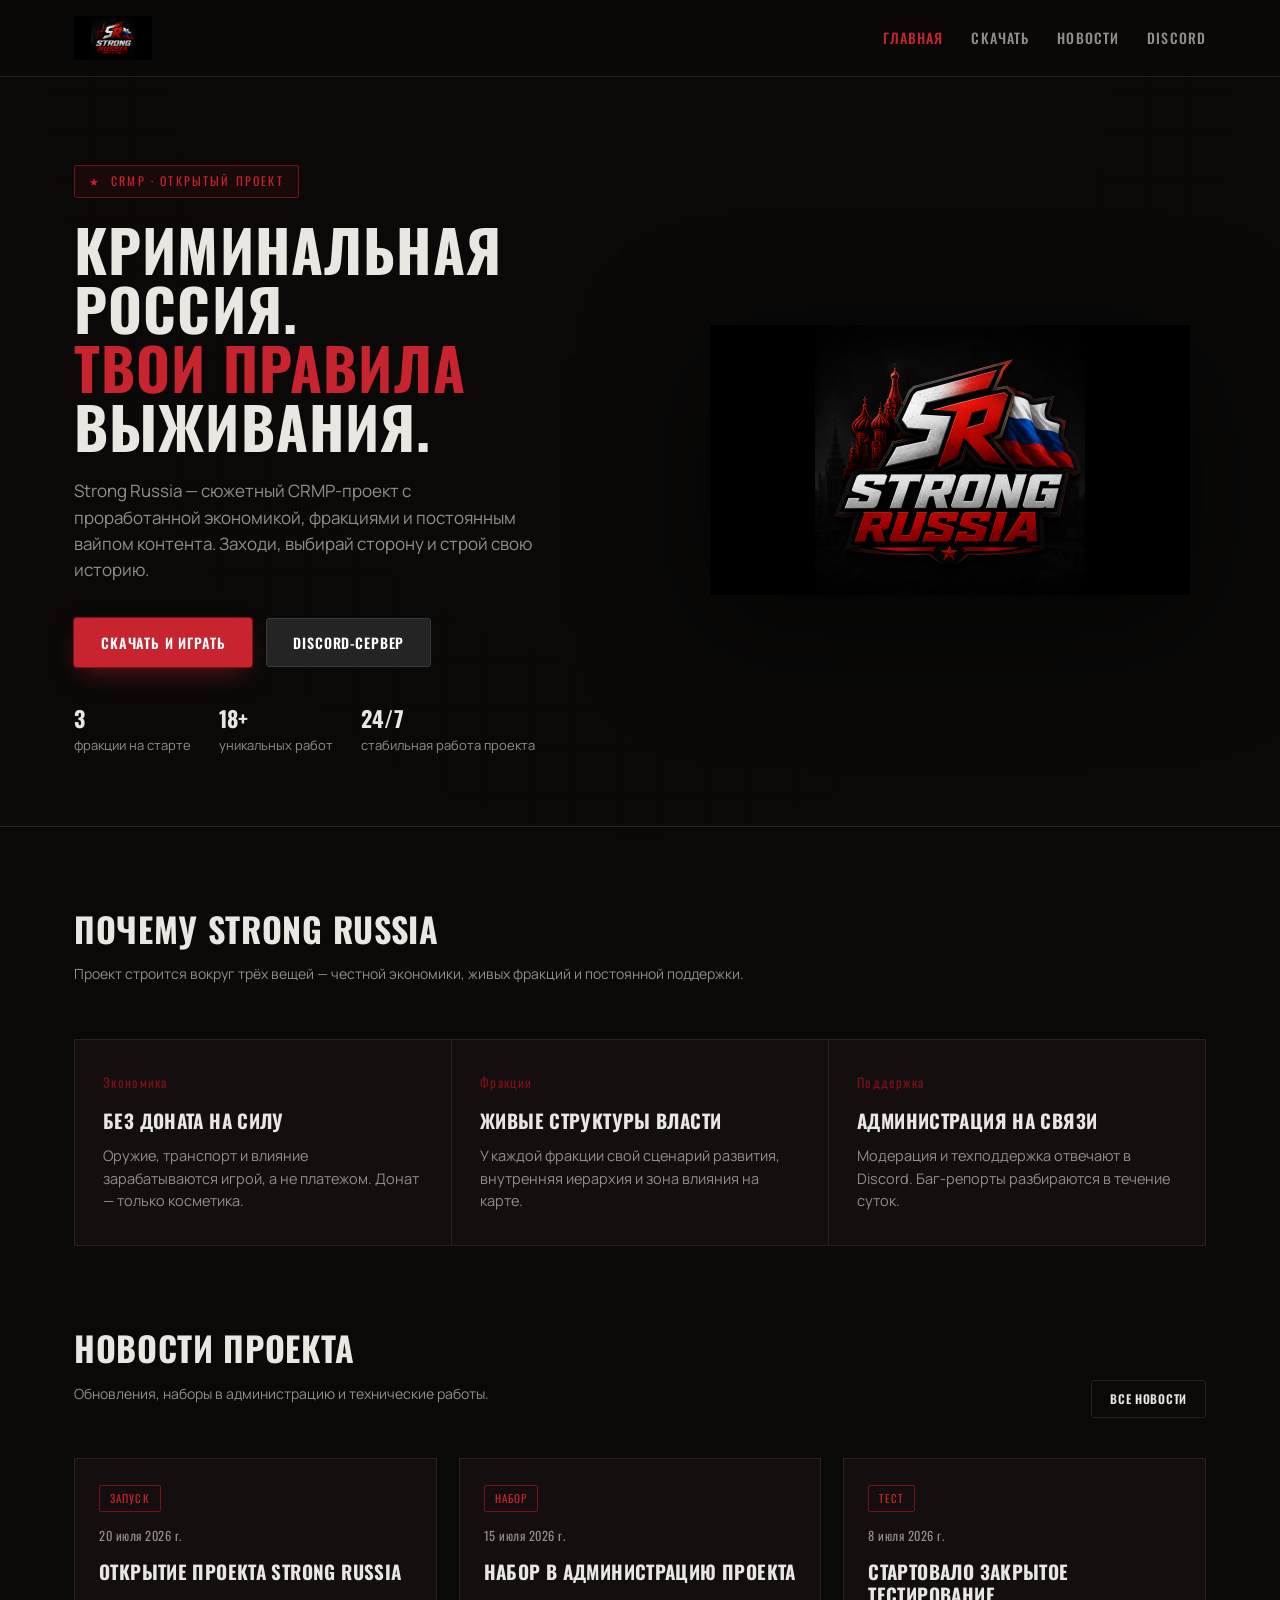
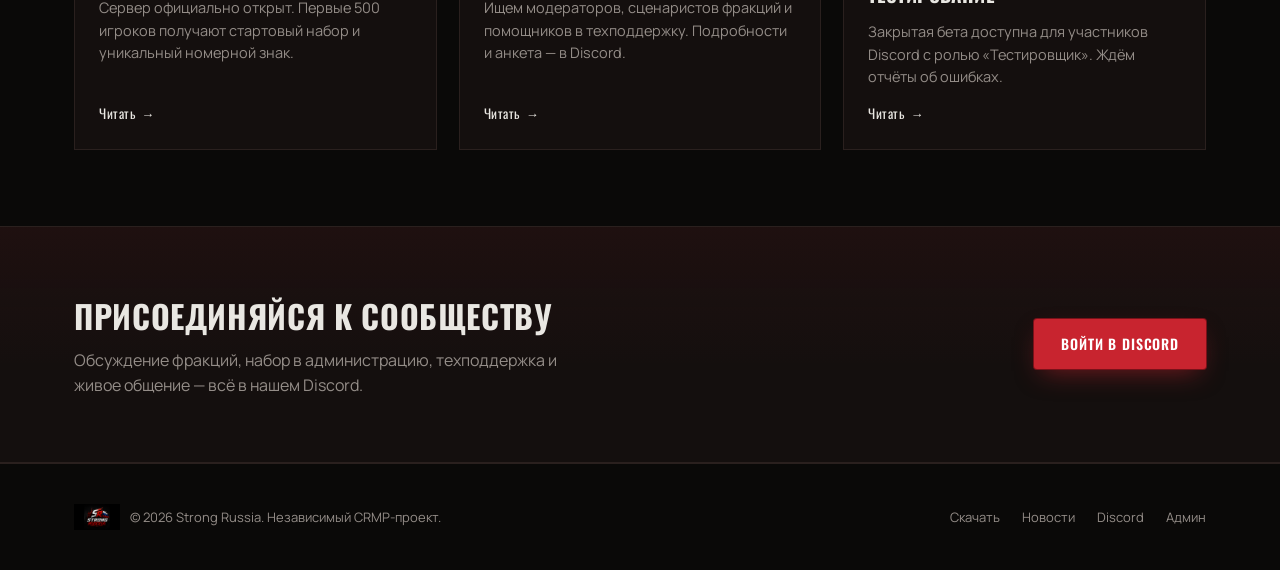
<file: index.html>
<!DOCTYPE html>
<html lang="ru">
<head>
<meta charset="UTF-8">
<meta name="viewport" content="width=device-width, initial-scale=1.0">
<title>Strong Russia — CRMP проект</title>
<meta name="description" content="Strong Russia — сюжетный CRMP-проект. Скачивай лаунчер, читай новости и присоединяйся к сообществу в Discord.">
<link rel="icon" href="assets/logo.png">
<link rel="stylesheet" href="css/style.css">
</head>
<body>

<header class="site-header">
  <div class="wrap">
    <a class="brand" href="index.html">
      <img src="assets/logo.png" alt="Strong Russia">
    </a>
    <nav class="nav">
      <a href="index.html" class="active">Главная</a>
      <a href="download.html">Скачать</a>
      <a href="news.html">Новости</a>
      <a data-discord-link target="_blank" rel="noopener">Discord</a>
    </nav>
    <button class="burger" aria-label="Меню">☰</button>
  </div>
</header>

<section class="hero">
  <div class="wrap">
    <div>
      <span class="eyebrow">CRMP · Открытый проект</span>
      <h1>Криминальная Россия.<br><em>Твои правила</em> выживания.</h1>
      <p class="lead" data-description>Strong Russia — сюжетный CRMP-проект с проработанной экономикой, фракциями и постоянным вайпом контента.</p>
      <div class="cta-row">
        <a class="btn btn-primary" data-download-link href="download.html">Скачать и играть</a>
        <a class="btn btn-discord" data-discord-link target="_blank" rel="noopener">Discord-сервер</a>
      </div>
      <div class="meta-row">
        <div><b>3</b>фракции на старте</div>
        <div><b>18+</b>уникальных работ</div>
        <div><b>24/7</b>стабильная работа проекта</div>
      </div>
    </div>
    <div class="hero-art">
      <img src="assets/logo.png" alt="Strong Russia — эмблема проекта">
    </div>
  </div>
</section>

<section class="section">
  <div class="wrap">
    <div class="section-head">
      <div>
        <h2>Почему Strong Russia</h2>
        <p class="sub">Проект строится вокруг трёх вещей — честной экономики, живых фракций и постоянной поддержки.</p>
      </div>
    </div>
    <div class="features">
      <div class="feature">
        <span class="num">Экономика</span>
        <h3>Без доната на силу</h3>
        <p>Оружие, транспорт и влияние зарабатываются игрой, а не платежом. Донат — только косметика.</p>
      </div>
      <div class="feature">
        <span class="num">Фракции</span>
        <h3>Живые структуры власти</h3>
        <p>У каждой фракции свой сценарий развития, внутренняя иерархия и зона влияния на карте.</p>
      </div>
      <div class="feature">
        <span class="num">Поддержка</span>
        <h3>Администрация на связи</h3>
        <p>Модерация и техподдержка отвечают в Discord. Баг-репорты разбираются в течение суток.</p>
      </div>
    </div>
  </div>
</section>

<section class="section" style="padding-top:0;">
  <div class="wrap">
    <div class="section-head">
      <div>
        <h2>Новости проекта</h2>
        <p class="sub">Обновления, наборы в администрацию и технические работы.</p>
      </div>
      <a class="btn btn-ghost btn-sm" href="news.html">Все новости</a>
    </div>
    <div class="news-grid" id="news-preview">
      <div class="empty-state">Загрузка новостей…</div>
    </div>
  </div>
</section>

<section class="band">
  <div class="wrap">
    <div>
      <h2>Присоединяйся к сообществу</h2>
      <p>Обсуждение фракций, набор в администрацию, техподдержка и живое общение — всё в нашем Discord.</p>
    </div>
    <a class="btn btn-primary" data-discord-link target="_blank" rel="noopener">Войти в Discord</a>
  </div>
</section>

<footer>
  <div class="wrap">
    <div class="fbrand">
      <img src="assets/logo.png" alt="" style="height:26px;">
      <span>© 2026 Strong Russia. Независимый CRMP-проект.</span>
    </div>
    <div class="flinks">
      <a href="download.html">Скачать</a>
      <a href="news.html">Новости</a>
      <a data-discord-link target="_blank" rel="noopener">Discord</a>
      <a href="admin.html">Админ</a>
    </div>
  </div>
</footer>

<script src="js/main.js"></script>
<script>
(async function(){
  const content = await SR.loadContent();
  SR.applyLinks(content);
  const items = SR.newsSorted(content).slice(0,3);
  SR.renderNewsCards(document.getElementById('news-preview'), items);
})();
</script>
</body>
</html>
</file>
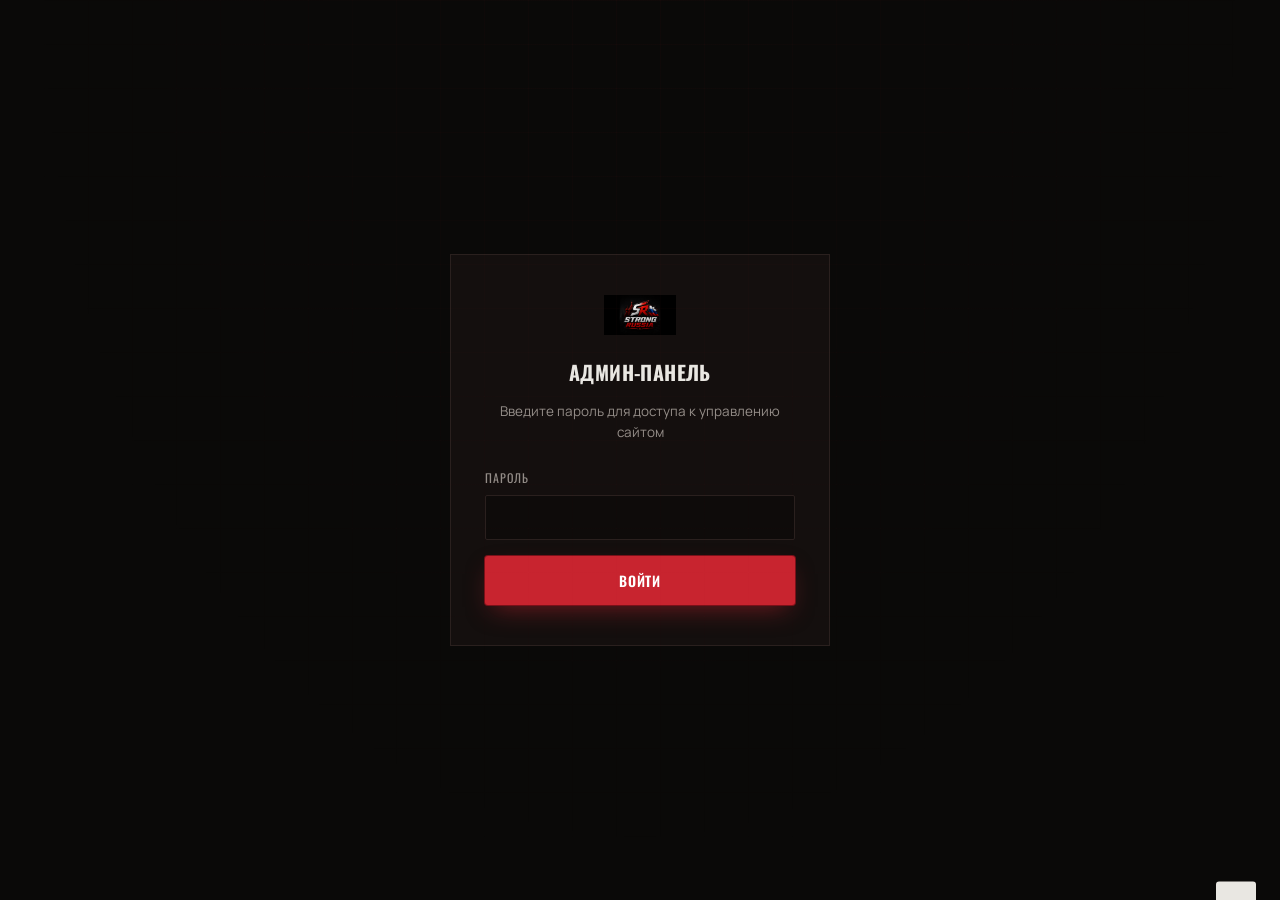
<file: admin.html>
<!DOCTYPE html>
<html lang="ru">
<head>
<meta charset="UTF-8">
<meta name="viewport" content="width=device-width, initial-scale=1.0">
<title>Админ-панель — Strong Russia</title>
<meta name="robots" content="noindex, nofollow">
<link rel="icon" href="assets/logo.png">
<link rel="stylesheet" href="css/style.css">
</head>
<body class="admin-shell">

<div id="login-screen" class="login-screen">
  <div class="login-box">
    <div class="brand"><img src="assets/logo.png" alt="Strong Russia" style="height:40px;"></div>
    <h1>Админ-панель</h1>
    <p class="sub">Введите пароль для доступа к управлению сайтом</p>
    <div class="field">
      <label for="pwd">Пароль</label>
      <input type="password" id="pwd" autocomplete="current-password">
    </div>
    <div class="error-msg" id="err">Неверный пароль. Попробуйте ещё раз.</div>
    <button class="btn btn-primary" style="width:100%;" id="login-btn">Войти</button>
  </div>
</div>

<div id="dashboard" style="display:none;">
  <div class="admin-topbar">
    <div class="wrap">
      <a class="brand" href="index.html"><img src="assets/logo.png" alt="Strong Russia" style="height:36px;"></a>
      <div style="display:flex;gap:10px;align-items:center;">
        <span class="hint">Правки сохраняются в этом браузере</span>
        <button class="btn btn-ghost btn-sm" id="logout-btn">Выйти</button>
      </div>
    </div>
  </div>

  <div class="admin-body">
    <div class="wrap admin-grid">

      <div>
        <div class="panel">
          <h2>Новости</h2>
          <div id="news-form">
            <input type="hidden" id="n-id">
            <div class="field">
              <label for="n-title">Заголовок</label>
              <input id="n-title" placeholder="Например: Открытие сезона 2">
            </div>
            <div style="display:grid;grid-template-columns:1fr 1fr;gap:16px;">
              <div class="field">
                <label for="n-date">Дата</label>
                <input type="date" id="n-date">
              </div>
              <div class="field">
                <label for="n-tag">Метка</label>
                <input id="n-tag" placeholder="Обновление / Набор / Тест">
              </div>
            </div>
            <div class="field">
              <label for="n-excerpt">Короткое описание (для карточек)</label>
              <textarea id="n-excerpt" style="min-height:70px;"></textarea>
            </div>
            <div class="field">
              <label for="n-body">Полный текст (для страницы новости)</label>
              <textarea id="n-body"></textarea>
            </div>
            <div style="display:flex;gap:10px;">
              <button class="btn btn-primary" id="save-news">Опубликовать</button>
              <button class="btn btn-ghost" id="clear-form">Очистить форму</button>
            </div>
          </div>
        </div>

        <div class="panel">
          <h2>Опубликованные новости</h2>
          <div id="news-admin-list"></div>
        </div>
      </div>

      <div>
        <div class="panel">
          <h2>Ссылки и настройки сайта</h2>
          <div class="field">
            <label for="s-download-url">Ссылка на скачивание лаунчера</label>
            <input id="s-download-url" placeholder="https://...">
          </div>
          <div class="field">
            <label for="s-download-label">Текст кнопки скачивания</label>
            <input id="s-download-label" placeholder="Скачать лаунчер">
          </div>
          <div class="field">
            <label for="s-download-size">Размер файла</label>
            <input id="s-download-size" placeholder="≈ 850 МБ">
          </div>
          <div class="field">
            <label for="s-discord-url">Ссылка на Discord</label>
            <input id="s-discord-url" placeholder="https://discord.gg/...">
          </div>
          <div class="field">
            <label for="s-tagline">Заголовок на главной</label>
            <textarea id="s-tagline" style="min-height:60px;"></textarea>
          </div>
          <div class="field">
            <label for="s-description">Описание проекта на главной</label>
            <textarea id="s-description" style="min-height:80px;"></textarea>
          </div>
          <button class="btn btn-primary" id="save-settings">Сохранить настройки</button>
        </div>

        <div class="panel">
          <h2>Публикация изменений</h2>
          <p class="hint">
            Сайт статический, поэтому изменения сначала сохраняются только в этом браузере (для предпросмотра).
            Чтобы их увидели все посетители — нажмите «Скачать файл данных» и замените им
            файл <code>data/content.json</code> на хостинге.
          </p>
          <div style="display:flex;gap:10px;flex-wrap:wrap;margin-top:16px;">
            <button class="btn btn-primary btn-sm" id="export-btn">Скачать файл данных</button>
            <button class="btn btn-ghost btn-sm" id="import-btn">Загрузить файл данных</button>
            <button class="btn btn-ghost btn-sm" id="reset-btn">Сбросить черновик</button>
          </div>
          <input type="file" id="import-file" accept="application/json" style="display:none;">
        </div>
      </div>

    </div>
  </div>
</div>

<div class="toast" id="toast"></div>

<script src="js/main.js"></script>
<script src="js/admin-config.js"></script>
<script src="js/admin.js"></script>
</body>
</html>
</file>
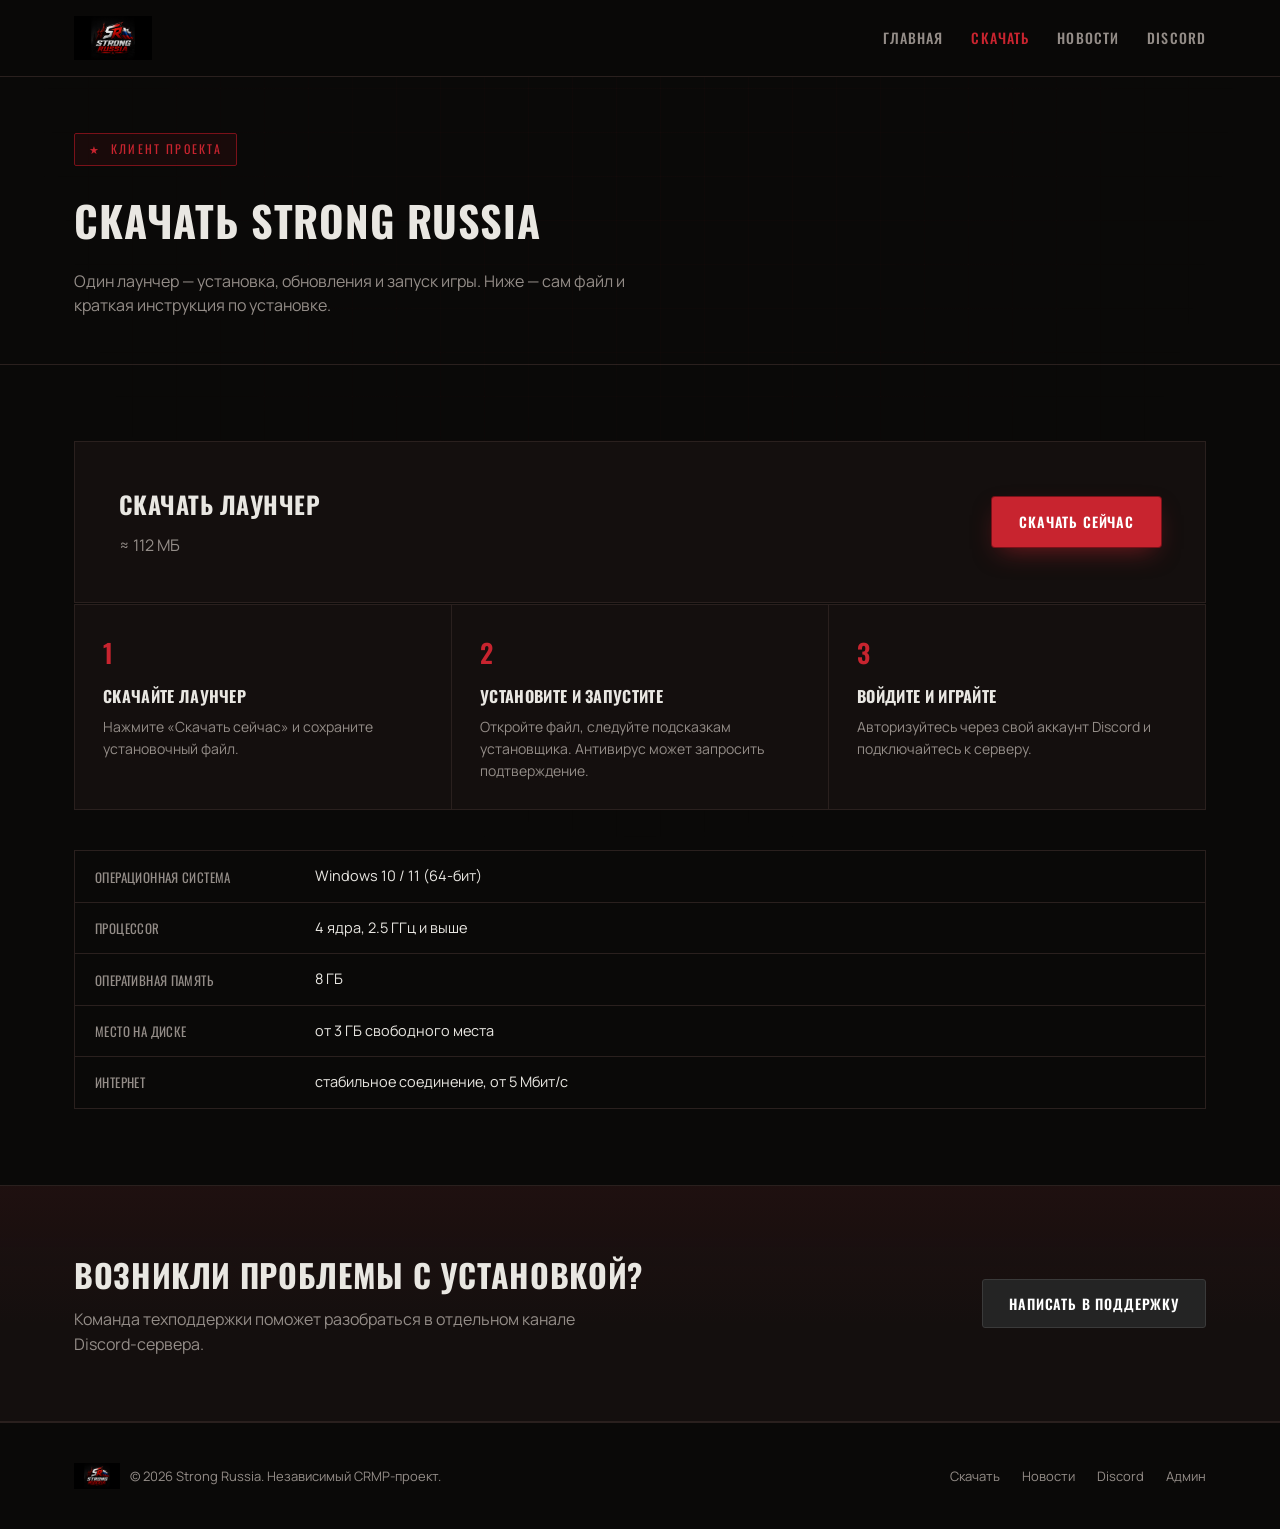
<file: download.html>
<!DOCTYPE html>
<html lang="ru">
<head>
<meta charset="UTF-8">
<meta name="viewport" content="width=device-width, initial-scale=1.0">
<title>Скачать — Strong Russia</title>
<link rel="icon" href="assets/logo.png">
<link rel="stylesheet" href="css/style.css">
</head>
<body>

<header class="site-header">
  <div class="wrap">
    <a class="brand" href="index.html"><img src="assets/logo.png" alt="Strong Russia"></a>
    <nav class="nav">
      <a href="index.html">Главная</a>
      <a href="download.html" class="active">Скачать</a>
      <a href="news.html">Новости</a>
      <a data-discord-link target="_blank" rel="noopener">Discord</a>
    </nav>
    <button class="burger" aria-label="Меню">☰</button>
  </div>
</header>

<div class="page-head">
  <div class="wrap">
    <span class="eyebrow">Клиент проекта</span>
    <h1>Скачать Strong Russia</h1>
    <p>Один лаунчер — установка, обновления и запуск игры. Ниже — сам файл и краткая инструкция по установке.</p>
  </div>
</div>

<section class="section">
  <div class="wrap">
    <div class="download-card">
      <div>
        <h2 data-download-label>Скачать лаунчер</h2>
        <p data-download-size>≈ 850 МБ</p>
      </div>
      <a class="btn btn-primary" data-download-link href="#">Скачать сейчас</a>
    </div>

    <div class="steps">
      <div class="step">
        <span class="num">1</span>
        <h4>Скачайте лаунчер</h4>
        <p>Нажмите «Скачать сейчас» и сохраните установочный файл.</p>
      </div>
      <div class="step">
        <span class="num">2</span>
        <h4>Установите и запустите</h4>
        <p>Откройте файл, следуйте подсказкам установщика. Антивирус может запросить подтверждение.</p>
      </div>
      <div class="step">
        <span class="num">3</span>
        <h4>Войдите и играйте</h4>
        <p>Авторизуйтесь через свой аккаунт Discord и подключайтесь к серверу.</p>
      </div>
    </div>

    <div class="sysreq">
      <table>
        <tr><td>Операционная система</td><td>Windows 10 / 11 (64-бит)</td></tr>
        <tr><td>Процессor</td><td>4 ядра, 2.5 ГГц и выше</td></tr>
        <tr><td>Оперативная память</td><td>8 ГБ</td></tr>
        <tr><td>Место на диске</td><td>от 3 ГБ свободного места</td></tr>
        <tr><td>Интернет</td><td>стабильное соединение, от 5 Мбит/с</td></tr>
      </table>
    </div>
  </div>
</section>

<section class="band">
  <div class="wrap">
    <div>
      <h2>Возникли проблемы с установкой?</h2>
      <p>Команда техподдержки поможет разобраться в отдельном канале Discord-сервера.</p>
    </div>
    <a class="btn btn-discord" data-discord-link target="_blank" rel="noopener">Написать в поддержку</a>
  </div>
</section>

<footer>
  <div class="wrap">
    <div class="fbrand">
      <img src="assets/logo.png" alt="" style="height:26px;">
      <span>© 2026 Strong Russia. Независимый CRMP-проект.</span>
    </div>
    <div class="flinks">
      <a href="download.html">Скачать</a>
      <a href="news.html">Новости</a>
      <a data-discord-link target="_blank" rel="noopener">Discord</a>
      <a href="admin.html">Админ</a>
    </div>
  </div>
</footer>

<script src="js/main.js"></script>
<script>
(async function(){
  const content = await SR.loadContent();
  SR.applyLinks(content);
})();
</script>
</body>
</html>
</file>
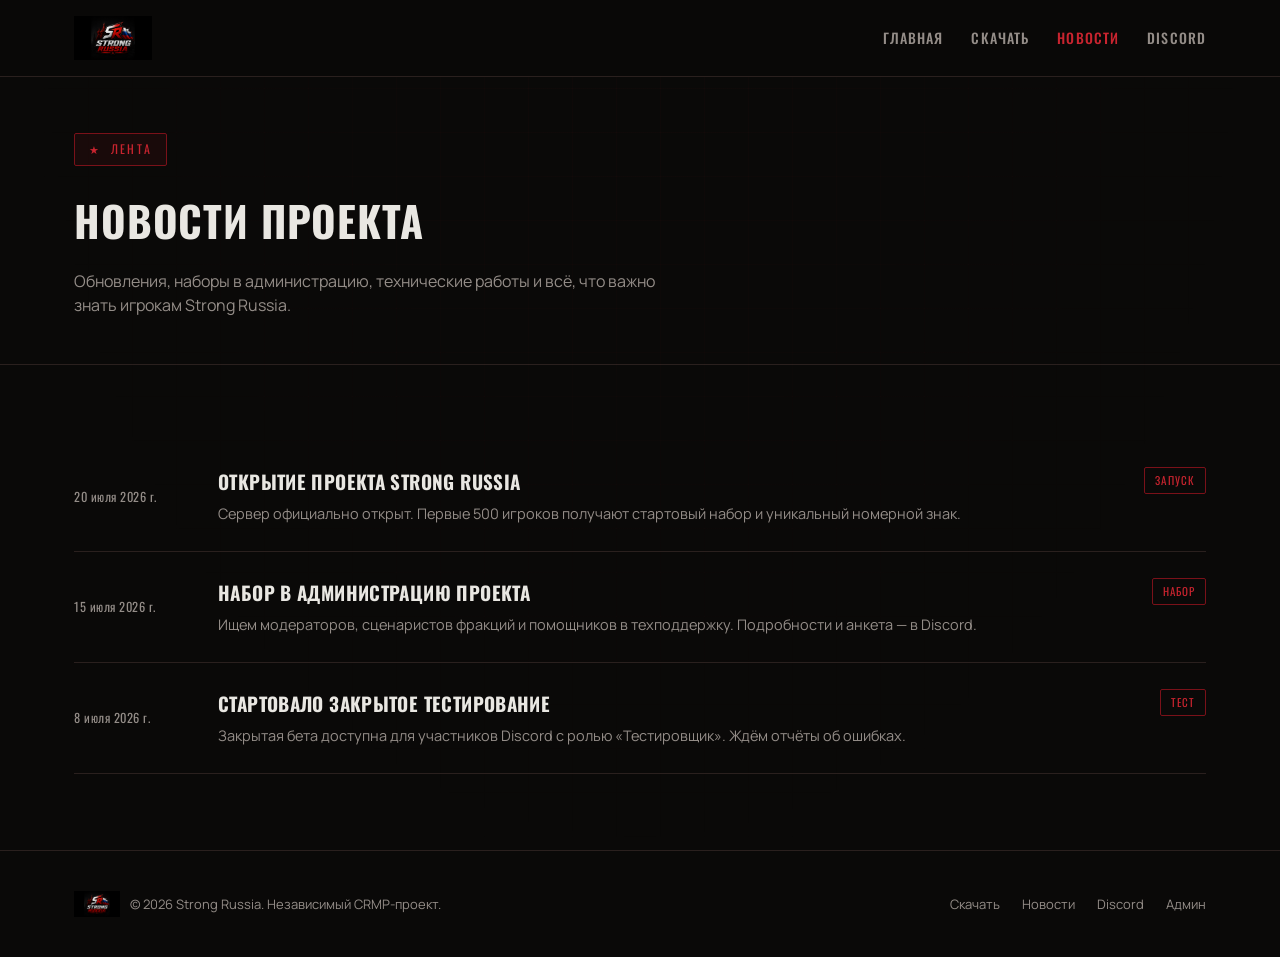
<file: news.html>
<!DOCTYPE html>
<html lang="ru">
<head>
<meta charset="UTF-8">
<meta name="viewport" content="width=device-width, initial-scale=1.0">
<title id="page-title">Новости — Strong Russia</title>
<link rel="icon" href="assets/logo.png">
<link rel="stylesheet" href="css/style.css">
</head>
<body>

<header class="site-header">
  <div class="wrap">
    <a class="brand" href="index.html"><img src="assets/logo.png" alt="Strong Russia"></a>
    <nav class="nav">
      <a href="index.html">Главная</a>
      <a href="download.html">Скачать</a>
      <a href="news.html" class="active">Новости</a>
      <a data-discord-link target="_blank" rel="noopener">Discord</a>
    </nav>
    <button class="burger" aria-label="Меню">☰</button>
  </div>
</header>

<div id="list-view">
  <div class="page-head">
    <div class="wrap">
      <span class="eyebrow">Лента</span>
      <h1>Новости проекта</h1>
      <p>Обновления, наборы в администрацию, технические работы и всё, что важно знать игрокам Strong Russia.</p>
    </div>
  </div>
  <section class="section">
    <div class="wrap">
      <div class="news-list" id="news-list">
        <div class="empty-state">Загрузка новостей…</div>
      </div>
    </div>
  </section>
</div>

<div id="article-view" style="display:none;">
  <article class="article">
    <div class="wrap">
      <a class="back-link" href="news.html">← Все новости</a>
      <span class="eyebrow tagline" id="a-tag">Новость</span>
      <h1 id="a-title"></h1>
      <div class="article-meta" id="a-date"></div>
      <div class="article-body" id="a-body"></div>
    </div>
  </article>
</div>

<footer>
  <div class="wrap">
    <div class="fbrand">
      <img src="assets/logo.png" alt="" style="height:26px;">
      <span>© 2026 Strong Russia. Независимый CRMP-проект.</span>
    </div>
    <div class="flinks">
      <a href="download.html">Скачать</a>
      <a href="news.html">Новости</a>
      <a data-discord-link target="_blank" rel="noopener">Discord</a>
      <a href="admin.html">Админ</a>
    </div>
  </div>
</footer>

<script src="js/main.js"></script>
<script>
(async function(){
  const content = await SR.loadContent();
  SR.applyLinks(content);
  const items = SR.newsSorted(content);

  const params = new URLSearchParams(location.search);
  const id = params.get('id');

  if(id){
    const post = items.find(n => n.id === id);
    document.getElementById('list-view').style.display = 'none';
    const view = document.getElementById('article-view');
    view.style.display = 'block';
    if(!post){
      view.innerHTML = '<div class="wrap" style="padding:60px 24px;"><a class="back-link" href="news.html">← Все новости</a><div class="empty-state">Новость не найдена.</div></div>';
      return;
    }
    document.getElementById('page-title').textContent = post.title + ' — Strong Russia';
    document.getElementById('a-tag').textContent = post.tag || 'Новость';
    document.getElementById('a-title').textContent = post.title;
    document.getElementById('a-date').textContent = SR.formatDate(post.date);
    const bodyHtml = (post.body || post.excerpt || '')
      .split(/\n{2,}/)
      .map(p => `<p>${SR.escapeHtml(p)}</p>`)
      .join('');
    document.getElementById('a-body').innerHTML = bodyHtml;
  }else{
    SR.renderNewsRows(document.getElementById('news-list'), items);
  }
})();
</script>
</body>
</html>
</file>
<file: css/style.css>
/* Strong Russia — site stylesheet
   Palette:
   --bg        #0a0908  near-black, warm
   --bg-alt    #140f0e  card surface
   --line      #2a201e  hairline borders
   --steel     #e9e7e2  primary text / logotype steel
   --muted     #948d88  secondary text
   --red       #c8242f  primary accent (logo red)
   --red-deep  #7a1119  shadow red
   --blue      #33518c  flag accent, used sparingly
*/

@import url('https://fonts.googleapis.com/css2?family=Oswald:wght@500;600;700&family=Manrope:wght@400;500;600;700&display=swap');

:root{
  --bg:#0a0908;
  --bg-alt:#140f0e;
  --bg-alt2:#1b1412;
  --line:#2a201e;
  --steel:#e9e7e2;
  --muted:#948d88;
  --red:#c8242f;
  --red-deep:#7a1119;
  --blue:#33518c;
  --maxw:1180px;
}

*{box-sizing:border-box;}
html{scroll-behavior:smooth;}
body{
  margin:0;
  background:var(--bg);
  color:var(--steel);
  font-family:'Manrope',sans-serif;
  font-size:16px;
  line-height:1.55;
  -webkit-font-smoothing:antialiased;
}

body::before{
  content:"";
  position:fixed;
  inset:0;
  pointer-events:none;
  z-index:0;
  background-image:
    linear-gradient(rgba(200,36,47,0.03) 1px, transparent 1px),
    linear-gradient(90deg, rgba(200,36,47,0.03) 1px, transparent 1px);
  background-size:44px 44px;
  mask-image:radial-gradient(ellipse at top, black, transparent 70%);
}

h1,h2,h3,h4{
  font-family:'Oswald',sans-serif;
  text-transform:uppercase;
  letter-spacing:0.02em;
  margin:0;
  color:var(--steel);
}

a{color:inherit;text-decoration:none;}
img{max-width:100%;display:block;}

.wrap{max-width:var(--maxw);margin:0 auto;padding:0 24px;position:relative;z-index:1;}

:focus-visible{outline:2px solid var(--red);outline-offset:3px;}

/* ---------- header ---------- */
.site-header{
  position:sticky;top:0;z-index:50;
  background:rgba(10,9,8,0.86);
  backdrop-filter:blur(10px);
  border-bottom:1px solid var(--line);
}
.site-header .wrap{
  display:flex;align-items:center;justify-content:space-between;
  height:76px;
}
.brand{display:flex;align-items:center;gap:12px;}
.brand img{height:44px;width:auto;}
.brand span{
  font-family:'Oswald',sans-serif;font-weight:700;font-size:20px;
  letter-spacing:0.06em;
}
.brand span b{color:var(--red);}

.nav{display:flex;align-items:center;gap:28px;}
.nav a{
  font-family:'Oswald',sans-serif;font-size:14px;font-weight:500;
  letter-spacing:0.08em;text-transform:uppercase;color:var(--muted);
  transition:color .15s;
}
.nav a:hover, .nav a.active{color:var(--steel);}
.nav a.active{color:var(--red);}

.btn{
  display:inline-flex;align-items:center;justify-content:center;gap:8px;
  font-family:'Oswald',sans-serif;font-weight:600;font-size:14px;
  letter-spacing:0.06em;text-transform:uppercase;
  padding:13px 26px;border-radius:3px;border:1px solid transparent;
  transition:transform .12s, box-shadow .12s, background .15s;
  cursor:pointer;
}
.btn:active{transform:translateY(1px);}
.btn-primary{
  background:var(--red);color:#fff;
  box-shadow:0 0 0 1px var(--red-deep), 0 10px 26px -8px rgba(200,36,47,0.55);
}
.btn-primary:hover{background:#d92e3a;}
.btn-ghost{
  background:transparent;color:var(--steel);border-color:var(--line);
}
.btn-ghost:hover{border-color:var(--muted);}
.btn-discord{
  background:#242424;color:#fff;border:1px solid #3a3a3a;
}
.btn-discord:hover{border-color:var(--blue);}
.btn-sm{padding:9px 18px;font-size:12px;}

.burger{display:none;background:none;border:none;color:var(--steel);font-size:26px;cursor:pointer;}

/* ---------- hero ---------- */
.hero{
  padding:88px 0 70px;
  position:relative;
  overflow:hidden;
  border-bottom:1px solid var(--line);
}
.hero .wrap{
  display:grid;grid-template-columns:1.05fr 0.95fr;gap:56px;align-items:center;
}
.eyebrow{
  display:inline-flex;align-items:center;gap:10px;
  font-family:'Oswald',sans-serif;font-size:12px;letter-spacing:0.18em;
  text-transform:uppercase;color:var(--red);
  padding:6px 14px;border:1px solid var(--red-deep);border-radius:2px;
  background:rgba(200,36,47,0.08);
  margin-bottom:22px;
}
.eyebrow::before{content:"★";font-size:11px;}

.hero h1{
  font-size:clamp(38px,5vw,58px);
  line-height:1.02;
  margin-bottom:22px;
}
.hero h1 em{color:var(--red);font-style:normal;}
.hero p.lead{
  color:var(--muted);font-size:17px;max-width:46ch;margin-bottom:34px;
}
.hero .cta-row{display:flex;gap:14px;flex-wrap:wrap;margin-bottom:34px;}
.hero .meta-row{display:flex;gap:28px;flex-wrap:wrap;}
.hero .meta-row div{font-size:13px;color:var(--muted);}
.hero .meta-row b{
  display:block;font-family:'Oswald',sans-serif;color:var(--steel);
  font-size:22px;letter-spacing:0.01em;
}

.hero-art{
  position:relative;display:flex;justify-content:center;
}
.hero-art img{
  width:100%;max-width:480px;
  filter:drop-shadow(0 30px 60px rgba(0,0,0,0.55));
}

/* ---------- divider ---------- */
.divider{
  display:flex;align-items:center;gap:16px;
  margin:0 0 40px;
}
.divider .line{flex:1;height:1px;background:var(--line);}
.divider .star{color:var(--red);font-size:13px;}

/* ---------- section ---------- */
.section{padding:76px 0;}
.section-head{
  display:flex;align-items:flex-end;justify-content:space-between;
  gap:24px;margin-bottom:40px;flex-wrap:wrap;
}
.section-head h2{font-size:clamp(26px,3vw,34px);}
.section-head .sub{color:var(--muted);font-size:14px;margin-top:8px;}

/* ---------- features ---------- */
.features{
  display:grid;grid-template-columns:repeat(3,1fr);gap:1px;
  background:var(--line);border:1px solid var(--line);
}
.feature{
  background:var(--bg-alt);padding:32px 28px;
}
.feature .num{
  font-family:'Oswald',sans-serif;color:var(--red-deep);font-size:13px;
  letter-spacing:0.1em;margin-bottom:14px;display:block;
}
.feature h3{font-size:19px;margin-bottom:10px;}
.feature p{color:var(--muted);font-size:14.5px;margin:0;}

/* ---------- news ---------- */
.news-grid{display:grid;grid-template-columns:repeat(3,1fr);gap:22px;}
.news-card{
  background:var(--bg-alt);border:1px solid var(--line);
  padding:26px 24px;display:flex;flex-direction:column;gap:14px;
  transition:border-color .15s, transform .15s;
}
.news-card:hover{border-color:var(--red-deep);}
.news-tag{
  align-self:flex-start;
  font-family:'Oswald',sans-serif;font-size:11px;letter-spacing:0.1em;
  text-transform:uppercase;color:var(--red);
  padding:4px 10px;border:1px solid var(--red-deep);border-radius:2px;
}
.news-date{color:var(--muted);font-size:12.5px;font-family:'Oswald',sans-serif;letter-spacing:0.04em;}
.news-card h3{font-size:19px;line-height:1.25;}
.news-card p{color:var(--muted);font-size:14.5px;margin:0;flex:1;}
.news-card .read{
  font-family:'Oswald',sans-serif;font-size:13px;color:var(--steel);
  letter-spacing:0.04em;display:inline-flex;align-items:center;gap:6px;
}
.news-card .read::after{content:"→";transition:transform .15s;}
.news-card:hover .read::after{transform:translateX(4px);}

/* ---------- discord cta band ---------- */
.band{
  border-top:1px solid var(--line);border-bottom:1px solid var(--line);
  background:
    linear-gradient(180deg, rgba(200,36,47,0.06), transparent 60%),
    var(--bg-alt);
  padding:64px 0;
}
.band .wrap{
  display:flex;align-items:center;justify-content:space-between;gap:24px;flex-wrap:wrap;
}
.band h2{font-size:clamp(24px,3vw,32px);margin-bottom:8px;}
.band p{color:var(--muted);margin:0;max-width:52ch;}

/* ---------- footer ---------- */
footer{padding:40px 0;border-top:1px solid var(--line);}
footer .wrap{
  display:flex;justify-content:space-between;align-items:center;flex-wrap:wrap;gap:16px;
}
footer .fbrand{display:flex;align-items:center;gap:10px;color:var(--muted);font-size:13px;}
footer .flinks{display:flex;gap:22px;}
footer .flinks a{color:var(--muted);font-size:13px;transition:color .15s;}
footer .flinks a:hover{color:var(--steel);}

/* ---------- news detail / list page ---------- */
.page-head{padding:56px 0 30px;border-bottom:1px solid var(--line);}
.page-head h1{font-size:clamp(30px,4vw,42px);margin-bottom:10px;}
.page-head p{color:var(--muted);max-width:60ch;}

.news-list{display:flex;flex-direction:column;gap:0;}
.news-row{
  display:grid;grid-template-columns:120px 1fr auto;gap:24px;align-items:center;
  padding:26px 0;border-bottom:1px solid var(--line);
}
.news-row .news-date{white-space:nowrap;}
.news-row h3{font-size:19px;margin-bottom:6px;}
.news-row p{color:var(--muted);font-size:14.5px;margin:0;}

.article{padding:56px 0 90px;}
.article .tagline{margin-bottom:18px;}
.article h1{font-size:clamp(28px,4vw,40px);margin-bottom:16px;}
.article .article-meta{color:var(--muted);font-size:13.5px;margin-bottom:36px;font-family:'Oswald',sans-serif;letter-spacing:0.03em;}
.article .article-body{font-size:16.5px;color:#d9d6d0;max-width:70ch;}
.article .article-body p{margin:0 0 20px;}
.back-link{
  display:inline-flex;align-items:center;gap:8px;color:var(--muted);
  font-family:'Oswald',sans-serif;font-size:13px;letter-spacing:0.06em;
  text-transform:uppercase;margin-bottom:30px;
}
.back-link:hover{color:var(--steel);}

.empty-state{
  padding:60px 24px;text-align:center;color:var(--muted);
  border:1px dashed var(--line);
}

/* ---------- download page ---------- */
.download-card{
  background:var(--bg-alt);border:1px solid var(--line);
  padding:44px;display:grid;grid-template-columns:1fr auto;gap:32px;align-items:center;
}
.download-card h2{font-size:24px;margin-bottom:10px;}
.download-card p{color:var(--muted);margin:0;}
.steps{display:grid;grid-template-columns:repeat(3,1fr);gap:1px;background:var(--line);border:1px solid var(--line);margin-top:1px;}
.step{background:var(--bg-alt);padding:28px;}
.step .num{color:var(--red);font-family:'Oswald',sans-serif;font-size:26px;font-weight:600;display:block;margin-bottom:10px;}
.step h4{font-size:16px;margin-bottom:8px;}
.step p{color:var(--muted);font-size:14px;margin:0;}
.sysreq{margin-top:40px;border:1px solid var(--line);}
.sysreq table{width:100%;border-collapse:collapse;}
.sysreq td{padding:14px 20px;border-bottom:1px solid var(--line);font-size:14.5px;}
.sysreq tr:last-child td{border-bottom:none;}
.sysreq td:first-child{color:var(--muted);width:220px;font-family:'Oswald',sans-serif;letter-spacing:0.03em;font-size:13px;text-transform:uppercase;}

/* ---------- admin ---------- */
.admin-shell{min-height:100vh;display:flex;flex-direction:column;}
.login-screen{
  flex:1;display:flex;align-items:center;justify-content:center;padding:24px;
}
.login-box{
  width:100%;max-width:380px;background:var(--bg-alt);border:1px solid var(--line);
  padding:40px 34px;
}
.login-box .brand{justify-content:center;margin-bottom:22px;}
.login-box h1{font-size:20px;text-align:center;margin-bottom:6px;}
.login-box p.sub{text-align:center;color:var(--muted);font-size:13.5px;margin-bottom:26px;}
.field{margin-bottom:16px;}
.field label{
  display:block;font-family:'Oswald',sans-serif;font-size:12px;letter-spacing:0.08em;
  text-transform:uppercase;color:var(--muted);margin-bottom:8px;
}
.field input, .field textarea, .field select{
  width:100%;background:#0e0b0a;border:1px solid var(--line);color:var(--steel);
  padding:12px 14px;font-family:'Manrope',sans-serif;font-size:14.5px;border-radius:2px;
}
.field textarea{min-height:140px;resize:vertical;line-height:1.6;}
.field input:focus, .field textarea:focus, .field select:focus{border-color:var(--red-deep);outline:none;}
.error-msg{
  color:#ff8a8a;font-size:13px;margin:-6px 0 16px;display:none;
}
.error-msg.show{display:block;}

.admin-topbar{
  border-bottom:1px solid var(--line);background:var(--bg-alt);
}
.admin-topbar .wrap{height:70px;display:flex;align-items:center;justify-content:space-between;}
.admin-body{flex:1;padding:40px 0 80px;}
.admin-grid{display:grid;grid-template-columns:1.3fr 1fr;gap:32px;align-items:start;}
.panel{background:var(--bg-alt);border:1px solid var(--line);padding:28px;}
.panel h2{font-size:17px;margin-bottom:20px;}
.panel + .panel{margin-top:24px;}
.list-row{
  display:flex;align-items:center;justify-content:space-between;gap:14px;
  padding:14px 0;border-bottom:1px solid var(--line);
}
.list-row:last-child{border-bottom:none;}
.list-row .lr-title{font-size:14.5px;}
.list-row .lr-date{color:var(--muted);font-size:12.5px;font-family:'Oswald',sans-serif;}
.list-row .lr-actions{display:flex;gap:8px;}
.icon-btn{
  background:none;border:1px solid var(--line);color:var(--muted);
  padding:6px 11px;font-size:12px;border-radius:2px;cursor:pointer;font-family:'Oswald',sans-serif;
  letter-spacing:0.04em;text-transform:uppercase;
}
.icon-btn:hover{border-color:var(--muted);color:var(--steel);}
.icon-btn.danger:hover{border-color:var(--red);color:#ff8a8a;}
.badge-ok{color:#8fd19e;font-size:12.5px;font-family:'Oswald',sans-serif;}
.hint{color:var(--muted);font-size:13px;line-height:1.6;}
.hint code{background:#0e0b0a;padding:2px 6px;border-radius:2px;border:1px solid var(--line);}
.toast{
  position:fixed;bottom:24px;right:24px;background:var(--steel);color:#0a0908;
  padding:14px 20px;border-radius:3px;font-size:14px;font-weight:600;
  transform:translateY(120%);transition:transform .25s;z-index:100;
}
.toast.show{transform:translateY(0);}

/* ---------- responsive ---------- */
@media (max-width:920px){
  .hero .wrap{grid-template-columns:1fr;}
  .hero-art{order:-1;}
  .features{grid-template-columns:1fr;}
  .news-grid{grid-template-columns:1fr;}
  .steps{grid-template-columns:1fr;}
  .admin-grid{grid-template-columns:1fr;}
  .download-card{grid-template-columns:1fr;text-align:left;}
  .nav{
    position:fixed;top:76px;left:0;right:0;bottom:0;
    background:var(--bg);flex-direction:column;justify-content:flex-start;
    padding:32px 24px;gap:22px;transform:translateX(100%);transition:transform .2s;
    border-top:1px solid var(--line);
  }
  .nav.open{transform:translateX(0);}
  .burger{display:block;}
  .news-row{grid-template-columns:1fr;gap:6px;}
}
</file>
